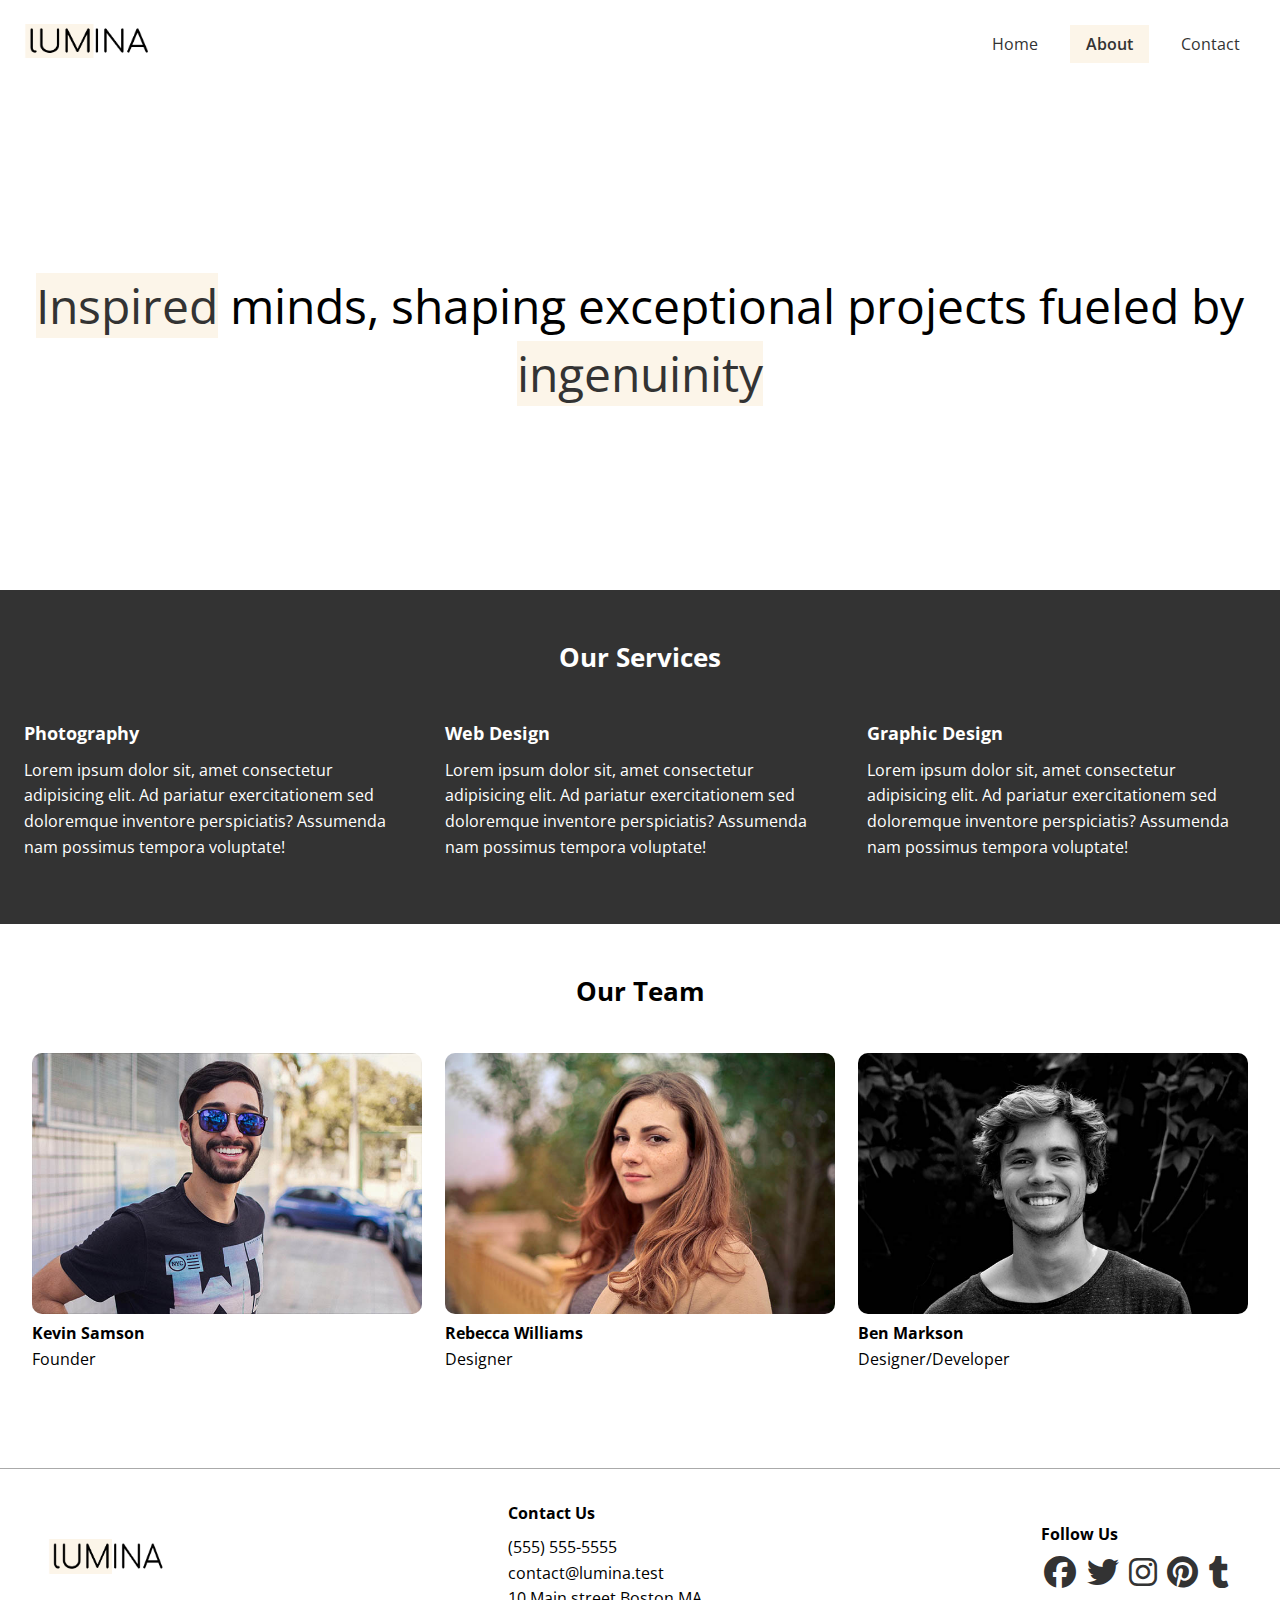
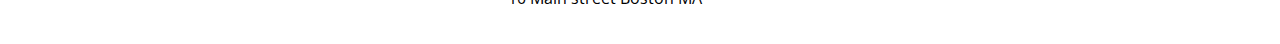
<file: about.html>
<!DOCTYPE html>
<html lang="en">
  <head>
    <meta charset="UTF-8" />
    <meta name="viewport" content="width=device-width, initial-scale=1.0" />
    <link
      rel="stylesheet"
      href="https://cdnjs.cloudflare.com/ajax/libs/font-awesome/6.7.2/css/all.min.css"
      integrity="sha512-Evv84Mr4kqVGRNSgIGL/F/aIDqQb7xQ2vcrdIwxfjThSH8CSR7PBEakCr51Ck+w+/U6swU2Im1vVX0SVk9ABhg=="
      crossorigin="anonymous"
      referrerpolicy="no-referrer"
    />
    <link rel="preconnect" href="https://fonts.googleapis.com" />
    <link rel="preconnect" href="https://fonts.gstatic.com" crossorigin />
    <link
      href="https://fonts.googleapis.com/css2?family=Open+Sans:ital,wght@0,300..800;1,300..800&display=swap"
      rel="stylesheet"
    />
    <link rel="stylesheet" href="css/styles.css" />
    <link rel="icon" href="images/favicon.ico" />
    <title>About Lumina Creative</title>
  </head>
  <body>
    <header class="header">
      <div class="container container-sm header-flex">
        <a href="index.html">
          <img src="images/logo.png" alt="Lumina Creative" class="logo" />
        </a>

        <ul class="main-menu">
          <li><a href="/">Home</a></li>
          <li><a class="current" href="about.html">About</a></li>
          <li><a href="contact.html">Contact</a></li>
        </ul>
      </div>
    </header>

    <section class="hero">
      <div class="container container-sm">
        <h2>
          <span class="bg-primary">Inspired</span> minds, shaping exceptional
          projects fueled by <span class="bg-primary">ingenuinity</span>
        </h2>
      </div>
    </section>

    <section class="services bg-dark">
      <div class="container">
        <h2 class="section-heading">Our Services</h2>
        <div class="services-flex">
          <div class="service-item">
            <h4>Photography</h4>
            <p>
              Lorem ipsum dolor sit, amet consectetur adipisicing elit. Ad
              pariatur exercitationem sed doloremque inventore perspiciatis?
              Assumenda nam possimus tempora voluptate!
            </p>
          </div>
          <div class="service-item">
            <h4>Web Design</h4>
            <p>
              Lorem ipsum dolor sit, amet consectetur adipisicing elit. Ad
              pariatur exercitationem sed doloremque inventore perspiciatis?
              Assumenda nam possimus tempora voluptate!
            </p>
          </div>
          <div class="service-item">
            <h4>Graphic Design</h4>
            <p>
              Lorem ipsum dolor sit, amet consectetur adipisicing elit. Ad
              pariatur exercitationem sed doloremque inventore perspiciatis?
              Assumenda nam possimus tempora voluptate!
            </p>
          </div>
        </div>
      </div>
    </section>

    <section class="team">
      <container class="container-lg">
        <h2 class="section-heading">Our Team</h2>
        <div class="team-flex">
          <div class="team-item">
            <img src="images/team1.jpg" alt="Team Member" />
            <h4>Kevin Samson</h4>
            <p>Founder</p>
          </div>
          <div class="team-item">
            <img src="images/team2.jpg" alt="Team Member" />
            <h4>Rebecca Williams</h4>
            <p>Designer</p>
          </div>
          <div class="team-item">
            <img src="images/team3.jpg" alt="Team Member" />
            <h4>Ben Markson</h4>
            <p>Designer/Developer</p>
          </div>
        </div>
      </container>
    </section>

    <footer class="footer">
      <div class="container footer-flex">
        <img src="images/logo.png" alt="Lumina Creative" />
        <div>
          <h4>Contact Us</h4>
          <ul>
            <li>(555) 555-5555</li>
            <li>contact@lumina.test</li>
            <li>10 Main street Boston MA</li>
          </ul>
        </div>
        <div>
          <h4>Follow Us</h4>
          <a href="#"><i class="fab fa-facebook fa-2x"></i></a>
          <a href="#"><i class="fab fa-twitter fa-2x"></i></a>
          <a href="#"><i class="fab fa-instagram fa-2x"></i></a>
          <a href="#"><i class="fab fa-pinterest fa-2x"></i></a>
          <a href="#"><i class="fab fa-tumblr fa-2x"></i></a>
        </div>
      </div>
    </footer>
  </body>
</html>
</file>
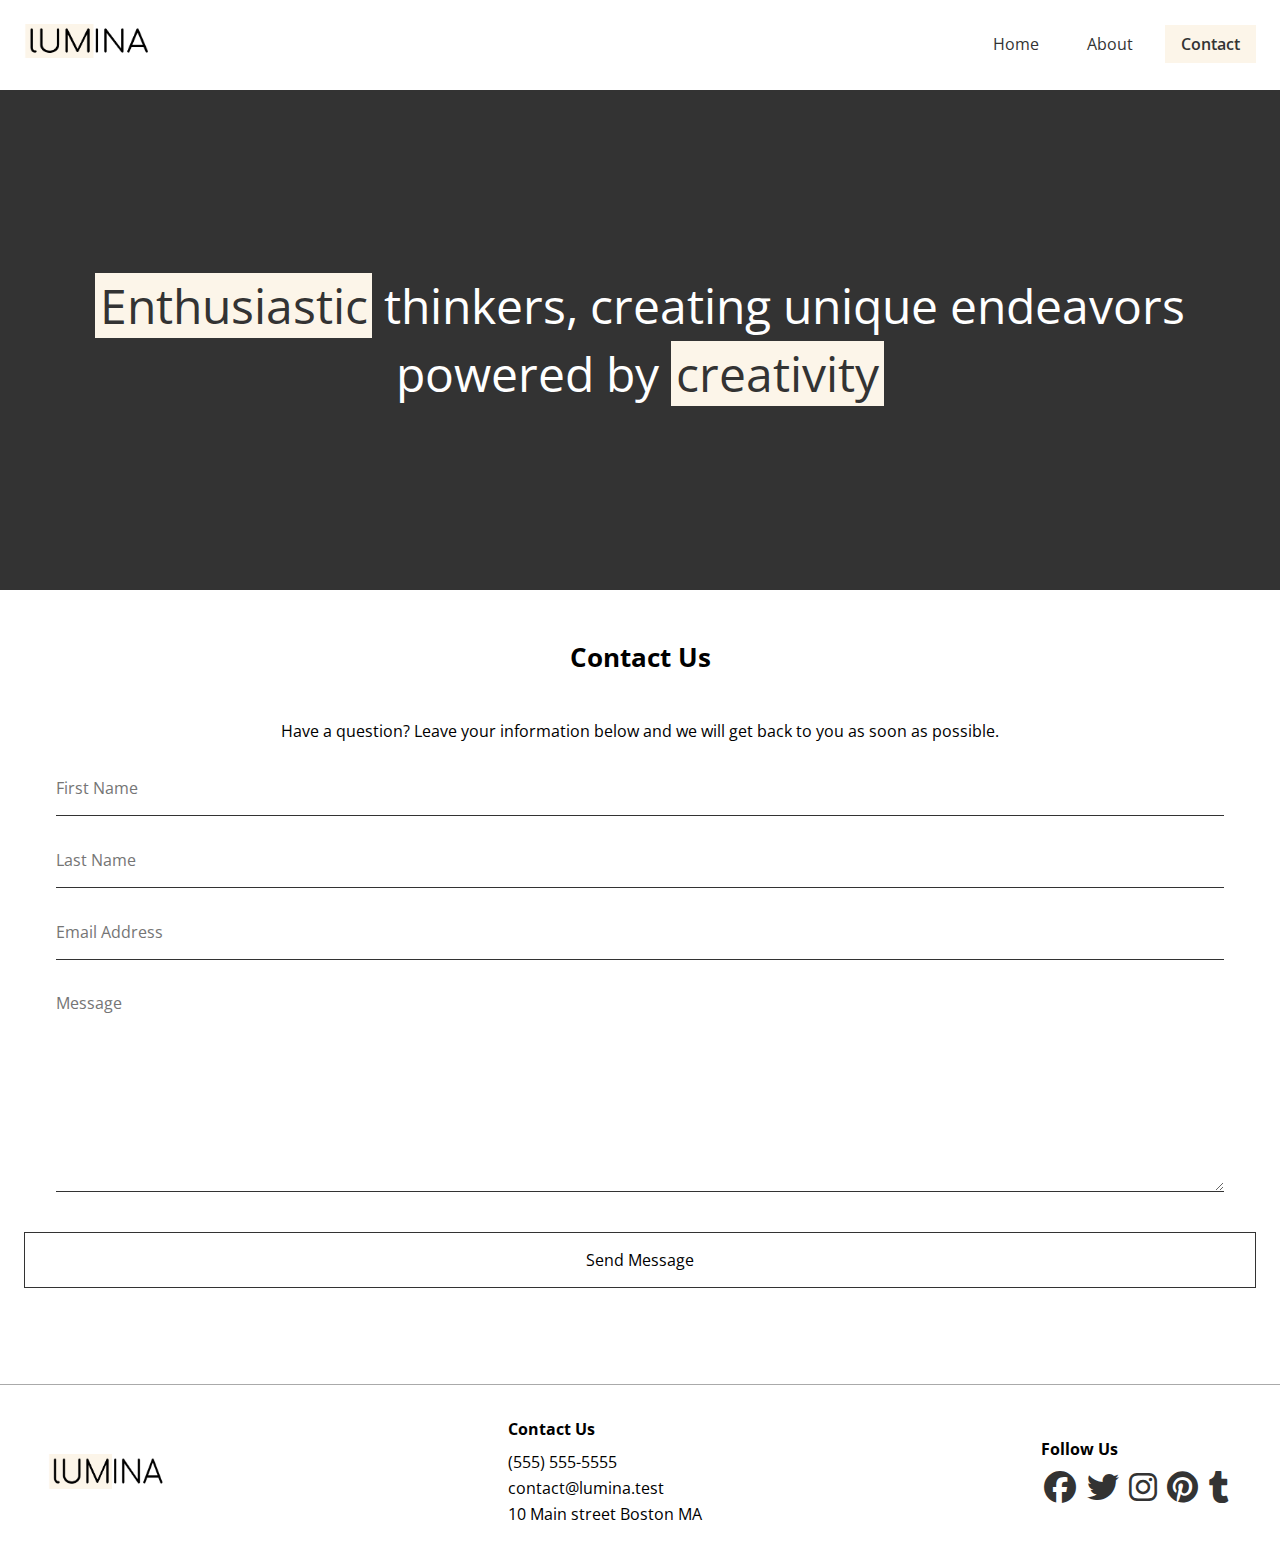
<file: contact.html>
<!DOCTYPE html>
<html lang="en">
  <head>
    <meta charset="UTF-8" />
    <meta name="viewport" content="width=device-width, initial-scale=1.0" />
    <link
      rel="stylesheet"
      href="https://cdnjs.cloudflare.com/ajax/libs/font-awesome/6.7.2/css/all.min.css"
      integrity="sha512-Evv84Mr4kqVGRNSgIGL/F/aIDqQb7xQ2vcrdIwxfjThSH8CSR7PBEakCr51Ck+w+/U6swU2Im1vVX0SVk9ABhg=="
      crossorigin="anonymous"
      referrerpolicy="no-referrer"
    />
    <link rel="preconnect" href="https://fonts.googleapis.com" />
    <link rel="preconnect" href="https://fonts.gstatic.com" crossorigin />
    <link
      href="https://fonts.googleapis.com/css2?family=Open+Sans:ital,wght@0,300..800;1,300..800&display=swap"
      rel="stylesheet"
    />
    <link rel="stylesheet" href="css/styles.css" />
    <link rel="icon" href="images/favicon.ico" />
    <title>Contact Lumina Creative</title>
  </head>
  <body>
    <header class="header">
      <div class="container container-sm header-flex">
        <a href="index.html">
          <img src="images/logo.png" alt="Lumina Creative" class="logo" />
        </a>

        <ul class="main-menu">
          <li><a href="/">Home</a></li>
          <li><a href="about.html">About</a></li>
          <li><a class="current" href="contact.html">Contact</a></li>
        </ul>
      </div>
    </header>

    <section class="hero bg-dark">
      <div class="container container-sm">
        <h2>
          <span class="bg-primary">Enthusiastic</span> thinkers, creating unique
          endeavors powered by <span class="bg-primary">creativity</span>
        </h2>
      </div>
    </section>

    <section class="contact">
      <div class="container container-sm">
        <h2 class="section-heading">Contact Us</h2>
        <p>
          Have a question? Leave your information below and we will get back to
          you as soon as possible.
        </p>
        <form name="contact" netlify>
          <div class="form-group">
            <label for="first-name" class="visually-hidden">First Name</label>
            <input
              type="text"
              id="first-name"
              name="first-name"
              required
              placeholder="First Name"
            />
          </div>
          <div class="form-group">
            <label for="last-name" class="visually-hidden">Last Name</label>
            <input
              type="text"
              id="last-name"
              name="last-name"
              required
              placeholder="Last Name"
            />
          </div>
          <div class="form-group">
            <label for="email" class="visually-hidden">Email Address</label>
            <input
              type="email"
              id="email"
              name="email"
              required
              placeholder="Email Address"
            />
          </div>
          <div class="form-group">
            <label for="message" class="visually-hidden">Message</label>
            <textarea
              id="message"
              name="message"
              required
              placeholder="Message"
            ></textarea>
          </div>
          <button type="submit" class="btn">Send Message</button>
        </form>
      </div>
    </section>

    <footer class="footer">
      <div class="container footer-flex">
        <img src="images/logo.png" alt="Lumina Creative" />
        <div>
          <h4>Contact Us</h4>
          <ul>
            <li>(555) 555-5555</li>
            <li>contact@lumina.test</li>
            <li>10 Main street Boston MA</li>
          </ul>
        </div>
        <div>
          <h4>Follow Us</h4>
          <a href="#"><i class="fab fa-facebook fa-2x"></i></a>
          <a href="#"><i class="fab fa-twitter fa-2x"></i></a>
          <a href="#"><i class="fab fa-instagram fa-2x"></i></a>
          <a href="#"><i class="fab fa-pinterest fa-2x"></i></a>
          <a href="#"><i class="fab fa-tumblr fa-2x"></i></a>
        </div>
      </div>
    </footer>
  </body>
</html>
</file>
<file: css/styles.css>
* {
  margin: 0;
  padding: 0;
  box-sizing: border-box;
}

/* Custom Variables */

:root {
  --primary-color: #fcf5e9;
  --dark-color: #333;
  --container-normal: 1100px;
  --container-wide: 1400px;
  --container-narrow: 900px;
}

body {
  font-family: "Open Sans", sans-serif;
  line-height: 1.6;
}

a {
  text-decoration: none;
  color: #333;
}

ul {
  list-style: none;
}

img {
  max-width: 100%;
}

.section-heading {
  font-size: 1.6rem;
  text-align: center;
  margin-bottom: 40px;
}

/* Utility Classes */

.bg-primary {
  background: var(--primary-color);
  color: #333;
}

.bg-dark {
  background: var(--dark-color);
  color: #fff;
}

.bg-dark .bg-primary {
  padding: 0 0.3rem;
}

.btn {
  display: inline-block;
  padding: 1rem 2rem;
  border: 1px solid #333;
  background: transparent;
  font-family: inherit;
  font-size: inherit;
  cursor: pointer;
}

.btn:hover {
  background: #333;
  color: #fff;
}

.visually-hidden {
  clip: rect(0 0 0 0);
  clip-path: inset(50%);
  height: 1px;
  overflow: hidden;
  position: absolute;
  white-space: nowrap;
  width: 1px;
}

/* Container */

.container {
  max-width: (--container-normal);
  margin: 0 auto;
  padding: 0 1.5rem;
}

.container-lg {
  max-width: (--container-wide);
}

.container-sm {
  max-width: (--container-narrow);
}

/* Header */

.header {
  margin: 1.5rem auto;
}

.header .logo {
  width: 130px;
}

.header .header-flex {
  display: flex;
  justify-content: space-between;
  align-items: center;
}

.header .main-menu {
  display: flex;
  gap: 1rem;
}

.header .main-menu a {
  padding: 0.5rem 1rem;
}

.header .main-menu a:hover {
  background: var(--primary-color);
}

.current {
  background: var(--primary-color);
  font-weight: 600;
}

/* Hero */

.hero {
  height: 500px;
  display: flex;
  justify-content: center;
  align-items: center;
  text-align: center;
}

.hero h2 {
  font-size: 3rem;
  line-height: 1.4;
  font-weight: normal;
}

.gallery-flex {
  display: flex;
  justify-content: center;
  flex-wrap: wrap;
  gap: 20px;
}

.gallery-item {
  width: calc(33.333% - 20px);
  border-radius: 8px;
}

.gallery-item img {
  border-radius: 10px;
}

.gallery-item:hover {
  opacity: 0.9;
}

/* Footer */

.footer {
  border-top: 1px solid #aaa;
  padding: 2rem 1.5rem;
  margin-top: 2rem;
}

.footer .footer-flex {
  display: flex;
  justify-content: space-between;
  align-items: center;
}

.footer img {
  width: 120px;
  height: 35px;
}

.footer h4 {
  font-size: 1rem;
  margin-bottom: 0.5rem;
}

.footer a {
  margin: 0.2rem;
}

/* Services */

.services {
  padding: 3rem 0 4rem;
}

.services-flex {
  display: flex;
  gap: 2rem;
}

.service-item h4 {
  font-size: 1.1rem;
  margin-bottom: 0.7rem;
}

/* Team */

.team {
  padding: 3rem 2rem 4rem;
}

.team-flex {
  display: flex;
  gap: 1.4rem;
}

.team img {
  border-radius: 10px;
}

/* Contact */

.contact {
  padding: 3rem 0 4rem;
}

.contact p {
  text-align: center;
  margin-bottom: 2rem;
}

.form-group {
  margin: 2rem;
}

.contact input,
.contact textarea {
  border: none;
  border-bottom: 1px #333 solid;
  width: 100%;
  font-family: inherit;
  font-size: inherit;
  padding-bottom: 1rem;
}

.contact textarea {
  height: 200px;
}

.contact input:focus,
.contact textarea:focus {
  outline: 0;
}

.contact button {
  width: 100%;
}

/* Media Queries */
@media (max-width: 768px) {
  .header .header-flex,
  .footer .footer-flex,
  .services .services-flex,
  .team .team-flex {
    flex-direction: column;
    gap: 1.5rem;
  }

  .hero {
    height: 300px;
  }

  .hero h2 {
    font-size: 1.8rem;
  }

  .gallery-item {
    width: calc(50% - 20px);
  }

  .footer .footer-flex {
    text-align: center;
  }
}
</file>
